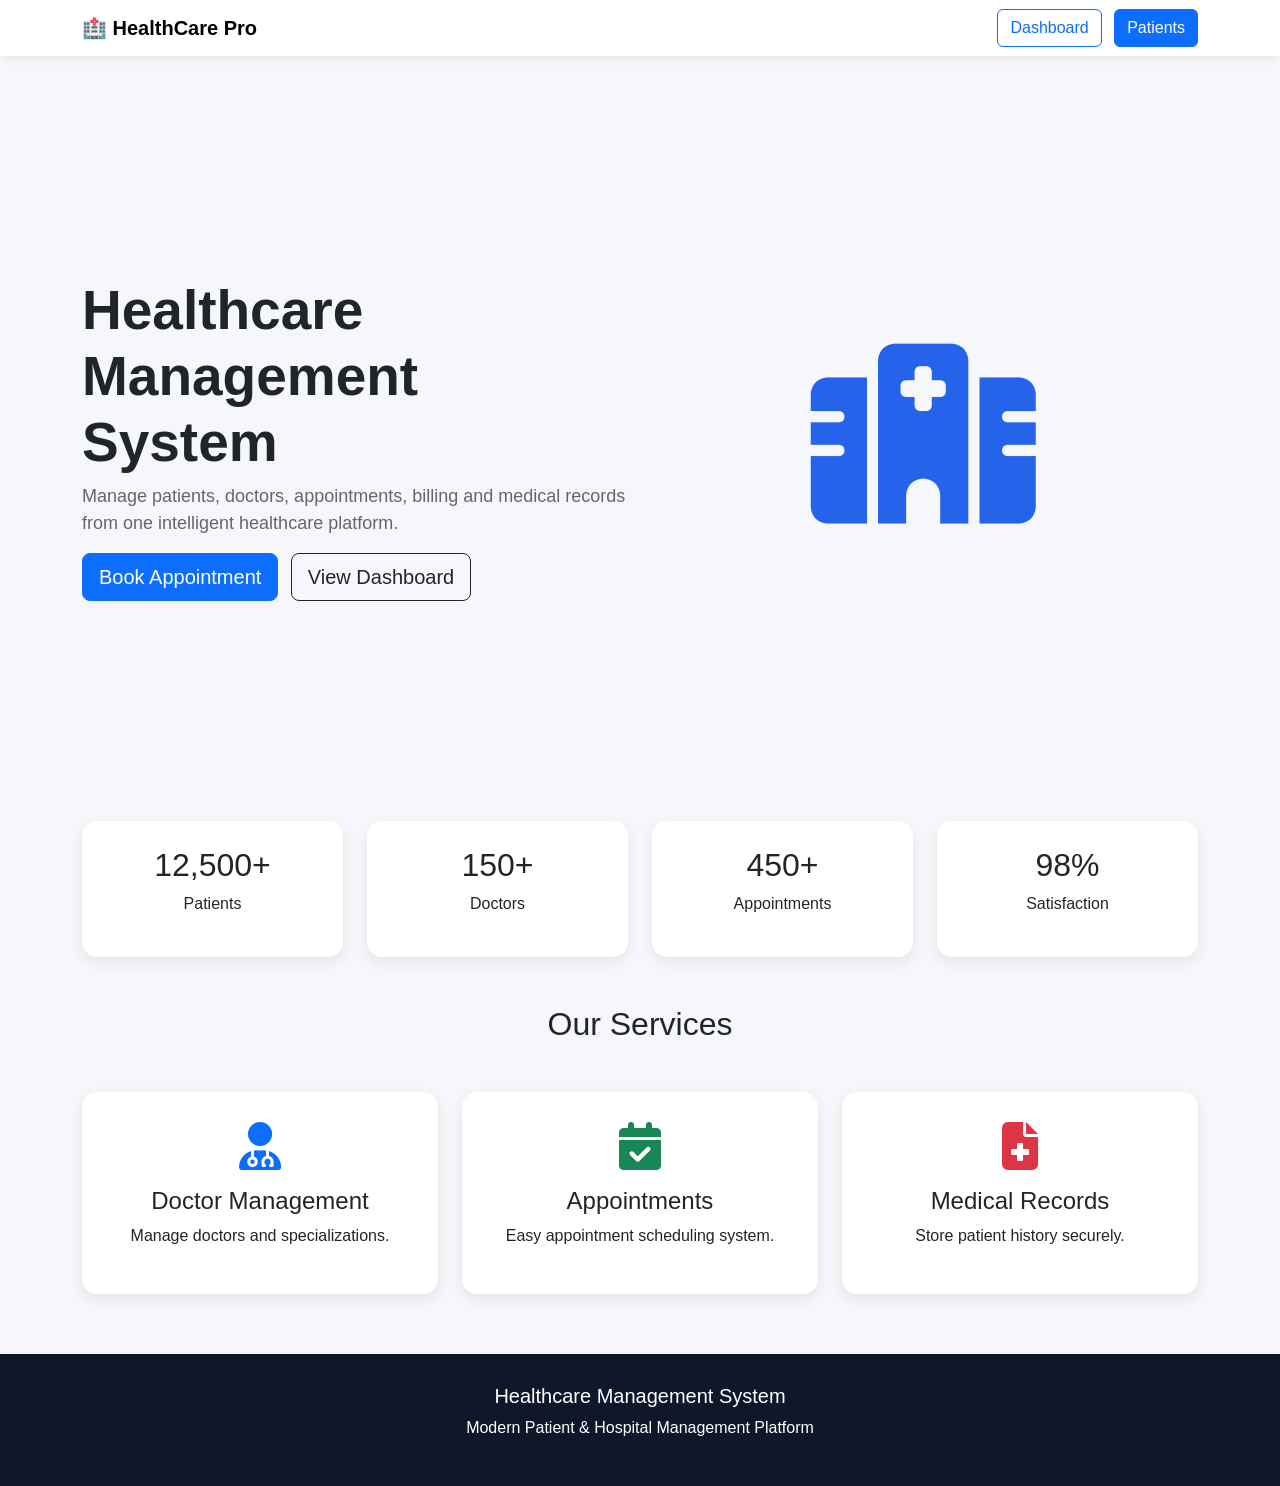
<file: index.html>
<!DOCTYPE html>
<html lang="en">

<head>
    <meta charset="UTF-8">
    <meta name="viewport" content="width=device-width, initial-scale=1.0">
    <title>Healthcare Management System</title>

    <link href="https://cdn.jsdelivr.net/npm/bootstrap@5.3.3/dist/css/bootstrap.min.css" rel="stylesheet">

    <link rel="stylesheet"
        href="https://cdnjs.cloudflare.com/ajax/libs/font-awesome/6.5.1/css/all.min.css">

    <style>
        body {
            background: #f5f7fb;
            font-family: Arial, sans-serif;
        }

        .navbar {
            background: white;
            box-shadow: 0 2px 10px rgba(0,0,0,.08);
        }

        .hero {
            min-height: 85vh;
            display: flex;
            align-items: center;
        }

        .hero h1 {
            font-size: 55px;
            font-weight: bold;
        }

        .hero p {
            color: #666;
            font-size: 18px;
        }

        .hero-img {
            font-size: 180px;
            color: #2563eb;
            text-align: center;
        }

        .stats-card {
            background: white;
            padding: 25px;
            border-radius: 15px;
            text-align: center;
            box-shadow: 0 5px 15px rgba(0,0,0,.08);
        }

        .service-card {
            background: white;
            padding: 30px;
            border-radius: 15px;
            text-align: center;
            box-shadow: 0 5px 15px rgba(0,0,0,.08);
            transition: 0.3s;
        }

        .service-card:hover {
            transform: translateY(-5px);
        }

        footer {
            background: #0f172a;
            color: white;
            padding: 30px;
            margin-top: 60px;
            text-align: center;
        }
    </style>
</head>

<body>

    <!-- Navbar -->
    <nav class="navbar navbar-expand-lg navbar-light">
        <div class="container">

            <a class="navbar-brand fw-bold" href="#">
                🏥 HealthCare Pro
            </a>

            <div>
                <a href="/" class="btn btn-outline-primary me-2">Dashboard</a>
                <a href="/patients" class="btn btn-primary">Patients</a>
            </div>

        </div>
    </nav>

    <!-- Hero Section -->
    <section class="hero container">

        <div class="row align-items-center">

            <div class="col-md-6">

                <h1>Healthcare Management System</h1>

                <p>
                    Manage patients, doctors, appointments,
                    billing and medical records from one
                    intelligent healthcare platform.
                </p>

                <a href="/appointments" class="btn btn-primary btn-lg">
                    Book Appointment
                </a>

                <a href="/dashboard" class="btn btn-outline-dark btn-lg ms-2">
                    View Dashboard
                </a>

            </div>

            <div class="col-md-6 hero-img">
                <i class="fa-solid fa-hospital"></i>
            </div>

        </div>

    </section>

    <!-- Statistics -->
    <section class="container mb-5">

        <div class="row g-4">

            <div class="col-md-3">
                <div class="stats-card">
                    <h2>12,500+</h2>
                    <p>Patients</p>
                </div>
            </div>

            <div class="col-md-3">
                <div class="stats-card">
                    <h2>150+</h2>
                    <p>Doctors</p>
                </div>
            </div>

            <div class="col-md-3">
                <div class="stats-card">
                    <h2>450+</h2>
                    <p>Appointments</p>
                </div>
            </div>

            <div class="col-md-3">
                <div class="stats-card">
                    <h2>98%</h2>
                    <p>Satisfaction</p>
                </div>
            </div>

        </div>

    </section>

    <!-- Services -->
    <section class="container">

        <h2 class="text-center mb-5">Our Services</h2>

        <div class="row g-4">

            <div class="col-md-4">
                <div class="service-card">
                    <i class="fa-solid fa-user-doctor fa-3x text-primary"></i>
                    <h4 class="mt-3">Doctor Management</h4>
                    <p>Manage doctors and specializations.</p>
                </div>
            </div>

            <div class="col-md-4">
                <div class="service-card">
                    <i class="fa-solid fa-calendar-check fa-3x text-success"></i>
                    <h4 class="mt-3">Appointments</h4>
                    <p>Easy appointment scheduling system.</p>
                </div>
            </div>

            <div class="col-md-4">
                <div class="service-card">
                    <i class="fa-solid fa-file-medical fa-3x text-danger"></i>
                    <h4 class="mt-3">Medical Records</h4>
                    <p>Store patient history securely.</p>
                </div>
            </div>

        </div>

    </section>

    <!-- Footer -->
    <footer>
        <h5>Healthcare Management System</h5>
        <p>Modern Patient & Hospital Management Platform</p>
    </footer>

</body>
</html>
</file>
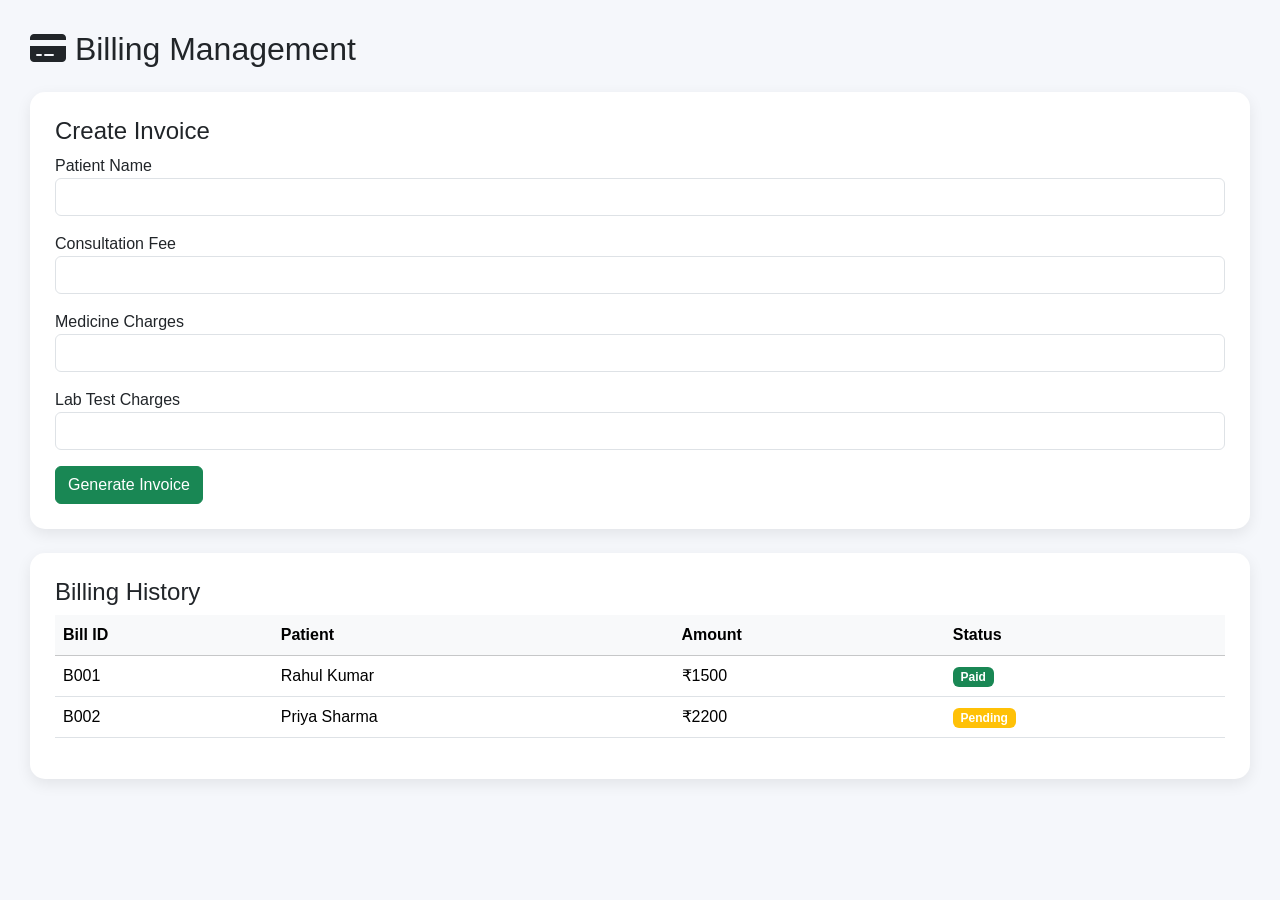
<file: billing.html>
<!DOCTYPE html>
<html lang="en">
<head>
<meta charset="UTF-8">
<meta name="viewport" content="width=device-width, initial-scale=1.0">

<title>Billing</title>

<link href="https://cdn.jsdelivr.net/npm/bootstrap@5.3.3/dist/css/bootstrap.min.css" rel="stylesheet">

<link rel="stylesheet"
href="https://cdnjs.cloudflare.com/ajax/libs/font-awesome/6.5.1/css/all.min.css">

<style>

body{
    background:#f5f7fb;
    padding:30px;
    font-family:Arial,sans-serif;
}

.invoice-card{
    background:white;
    border-radius:15px;
    padding:25px;
    box-shadow:0 5px 15px rgba(0,0,0,.08);
}

</style>

</head>

<body>

<h2 class="mb-4">
<i class="fa-solid fa-credit-card"></i>
Billing Management
</h2>

<div class="invoice-card">

<h4>Create Invoice</h4>

<form>

<div class="mb-3">
<label>Patient Name</label>
<input type="text" class="form-control">
</div>

<div class="mb-3">
<label>Consultation Fee</label>
<input type="number" class="form-control">
</div>

<div class="mb-3">
<label>Medicine Charges</label>
<input type="number" class="form-control">
</div>

<div class="mb-3">
<label>Lab Test Charges</label>
<input type="number" class="form-control">
</div>

<button class="btn btn-success">
Generate Invoice
</button>

</form>

</div>

<br>

<div class="invoice-card">

<h4>Billing History</h4>

<table class="table table-hover">

<thead class="table-light">
<tr>
<th>Bill ID</th>
<th>Patient</th>
<th>Amount</th>
<th>Status</th>
</tr>
</thead>

<tbody>

<tr>
<td>B001</td>
<td>Rahul Kumar</td>
<td>₹1500</td>
<td>
<span class="badge bg-success">
Paid
</span>
</td>
</tr>

<tr>
<td>B002</td>
<td>Priya Sharma</td>
<td>₹2200</td>
<td>
<span class="badge bg-warning">
Pending
</span>
</td>
</tr>

</tbody>

</table>

</div>

</body>
</html>
</file>
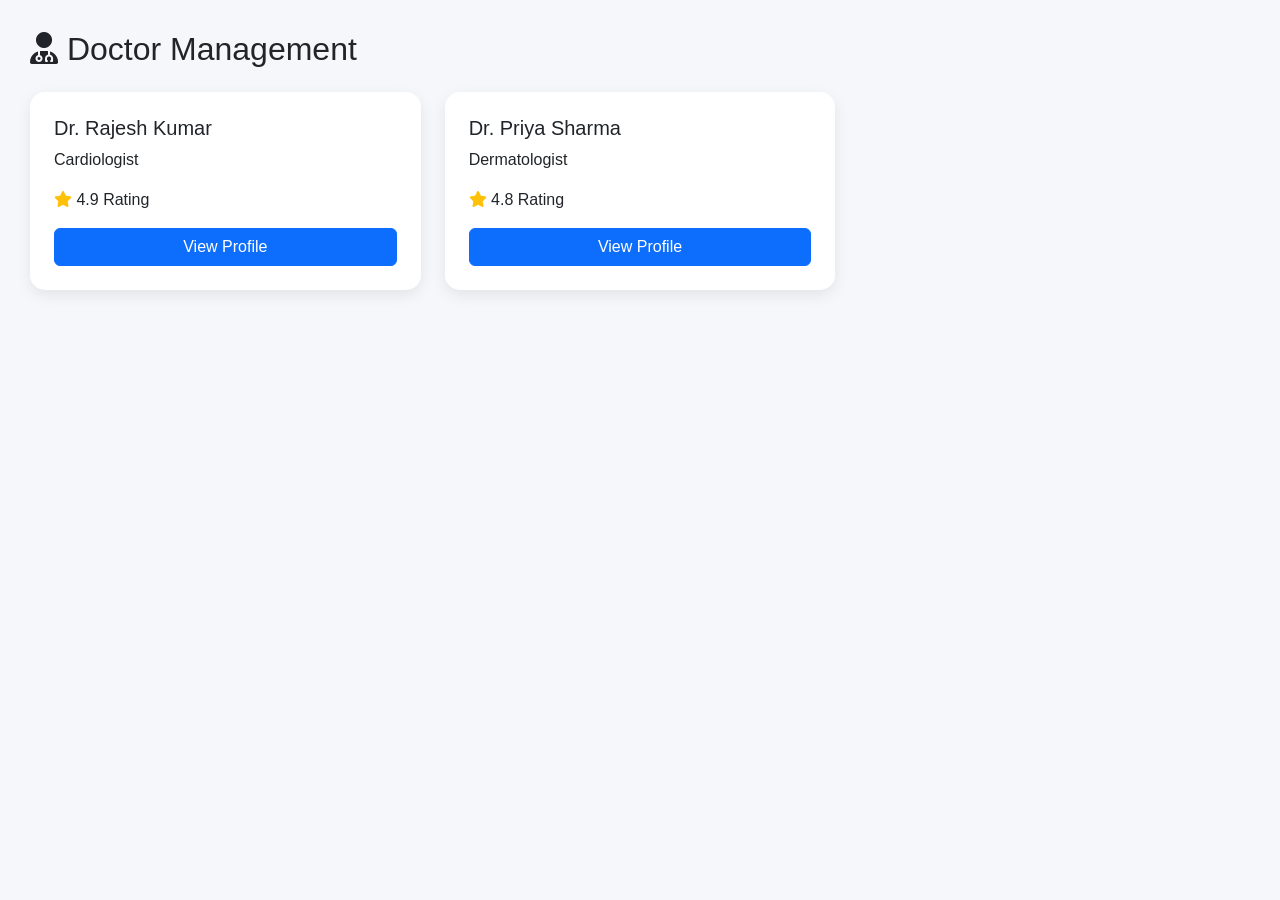
<file: doctors.html>
<!DOCTYPE html>
<html lang="en">
<head>
<meta charset="UTF-8">
<meta name="viewport" content="width=device-width, initial-scale=1.0">
<title>Doctors</title>

<link href="https://cdn.jsdelivr.net/npm/bootstrap@5.3.3/dist/css/bootstrap.min.css" rel="stylesheet">
<link rel="stylesheet"
href="https://cdnjs.cloudflare.com/ajax/libs/font-awesome/6.5.1/css/all.min.css">

<style>
body{
    background:#f5f7fb;
    padding:30px;
    font-family:Arial,sans-serif;
}

.card{
    border:none;
    border-radius:15px;
    box-shadow:0 5px 15px rgba(0,0,0,.08);
}
</style>

</head>
<body>

<h2 class="mb-4">
<i class="fa-solid fa-user-doctor"></i>
Doctor Management
</h2>

<div class="row">

<div class="col-md-4">
<div class="card p-4">

<h5>Dr. Rajesh Kumar</h5>
<p>Cardiologist</p>

<p>
<i class="fa-solid fa-star text-warning"></i>
4.9 Rating
</p>

<button class="btn btn-primary">
View Profile
</button>

</div>
</div>

<div class="col-md-4">
<div class="card p-4">

<h5>Dr. Priya Sharma</h5>
<p>Dermatologist</p>

<p>
<i class="fa-solid fa-star text-warning"></i>
4.8 Rating
</p>

<button class="btn btn-primary">
View Profile
</button>

</div>
</div>

</div>

</body>
</html>
</file>
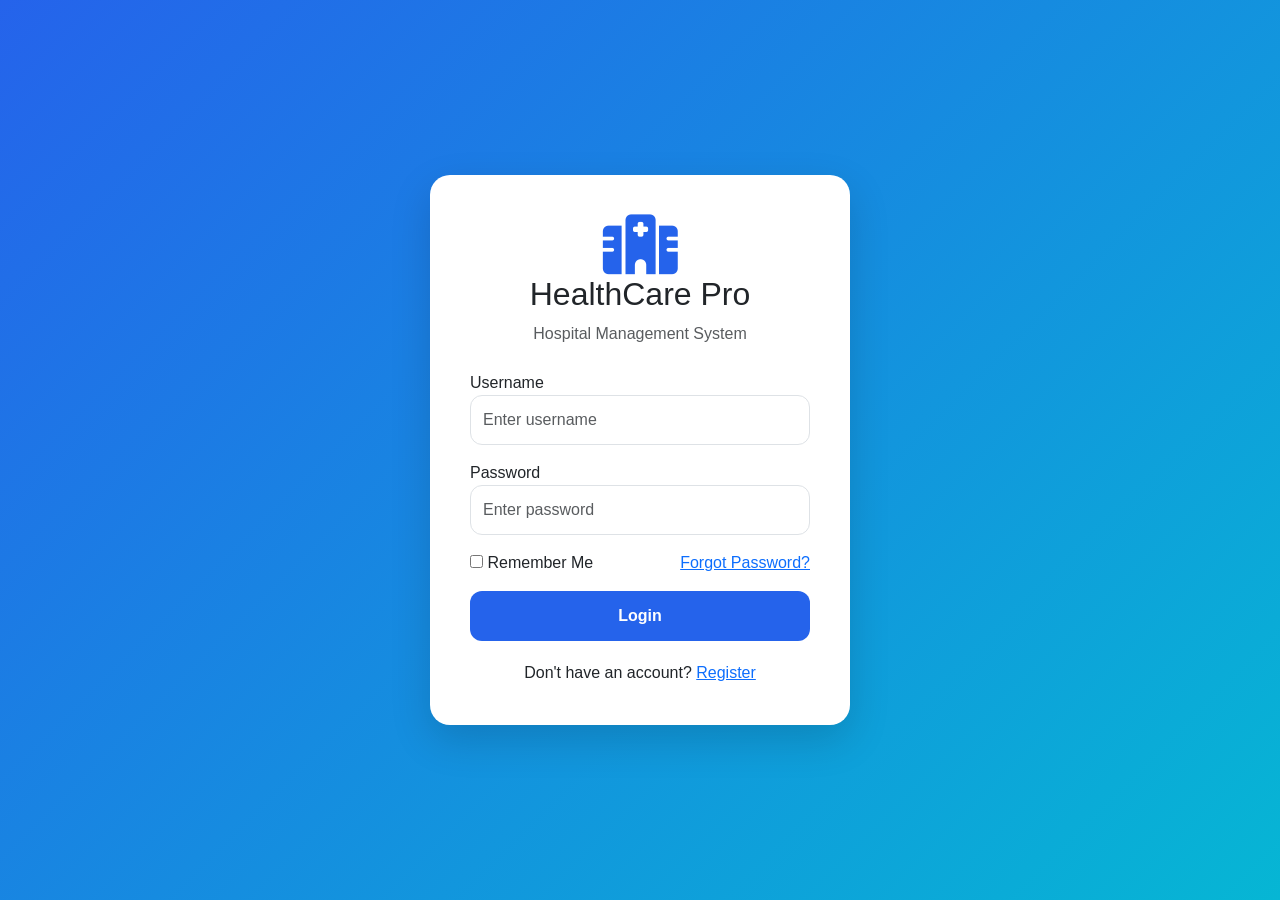
<file: login.html>
<!DOCTYPE html>
<html lang="en">

<head>
    <meta charset="UTF-8">
    <meta name="viewport" content="width=device-width, initial-scale=1.0">
    <title>Login - Healthcare Management System</title>

    <link href="https://cdn.jsdelivr.net/npm/bootstrap@5.3.3/dist/css/bootstrap.min.css" rel="stylesheet">
    <link rel="stylesheet" href="https://cdnjs.cloudflare.com/ajax/libs/font-awesome/6.5.1/css/all.min.css">

    <style>
        body {
            min-height: 100vh;
            background: linear-gradient(135deg, #2563eb, #06b6d4);
            display: flex;
            justify-content: center;
            align-items: center;
            font-family: 'Segoe UI', sans-serif;
        }

        .login-card {
            width: 420px;
            background: white;
            border-radius: 20px;
            padding: 40px;
            box-shadow: 0 15px 40px rgba(0,0,0,0.15);
        }

        .logo {
            text-align: center;
            margin-bottom: 25px;
        }

        .logo i {
            font-size: 60px;
            color: #2563eb;
        }

        .form-control {
            height: 50px;
            border-radius: 12px;
        }

        .btn-login {
            width: 100%;
            height: 50px;
            border: none;
            border-radius: 12px;
            background: #2563eb;
            color: white;
            font-size: 16px;
            font-weight: 600;
        }

        .btn-login:hover {
            background: #1d4ed8;
        }

        .extra-links {
            text-align: center;
            margin-top: 20px;
        }
    </style>
</head>

<body>

<div class="login-card">

    <div class="logo">
        <i class="fa-solid fa-hospital"></i>
        <h2>HealthCare Pro</h2>
        <p class="text-muted">Hospital Management System</p>
    </div>

    <!-- ✅ FIXED FORM -->
    <form method="POST" action="/login">

        <div class="mb-3">
            <label>Username</label>
            <input type="text"
                   name="username"
                   class="form-control"
                   placeholder="Enter username"
                   required>
        </div>

        <div class="mb-3">
            <label>Password</label>
            <input type="password"
                   name="password"
                   class="form-control"
                   placeholder="Enter password"
                   required>
        </div>

        <div class="d-flex justify-content-between mb-3">
            <div>
                <input type="checkbox"> Remember Me
            </div>
            <a href="#">Forgot Password?</a>
        </div>

        <button type="submit" class="btn-login">
            Login
        </button>

    </form>

    <div class="extra-links">
        Don't have an account?
        <a href="/register">Register</a>
    </div>

</div>

</body>
</html>
</file>
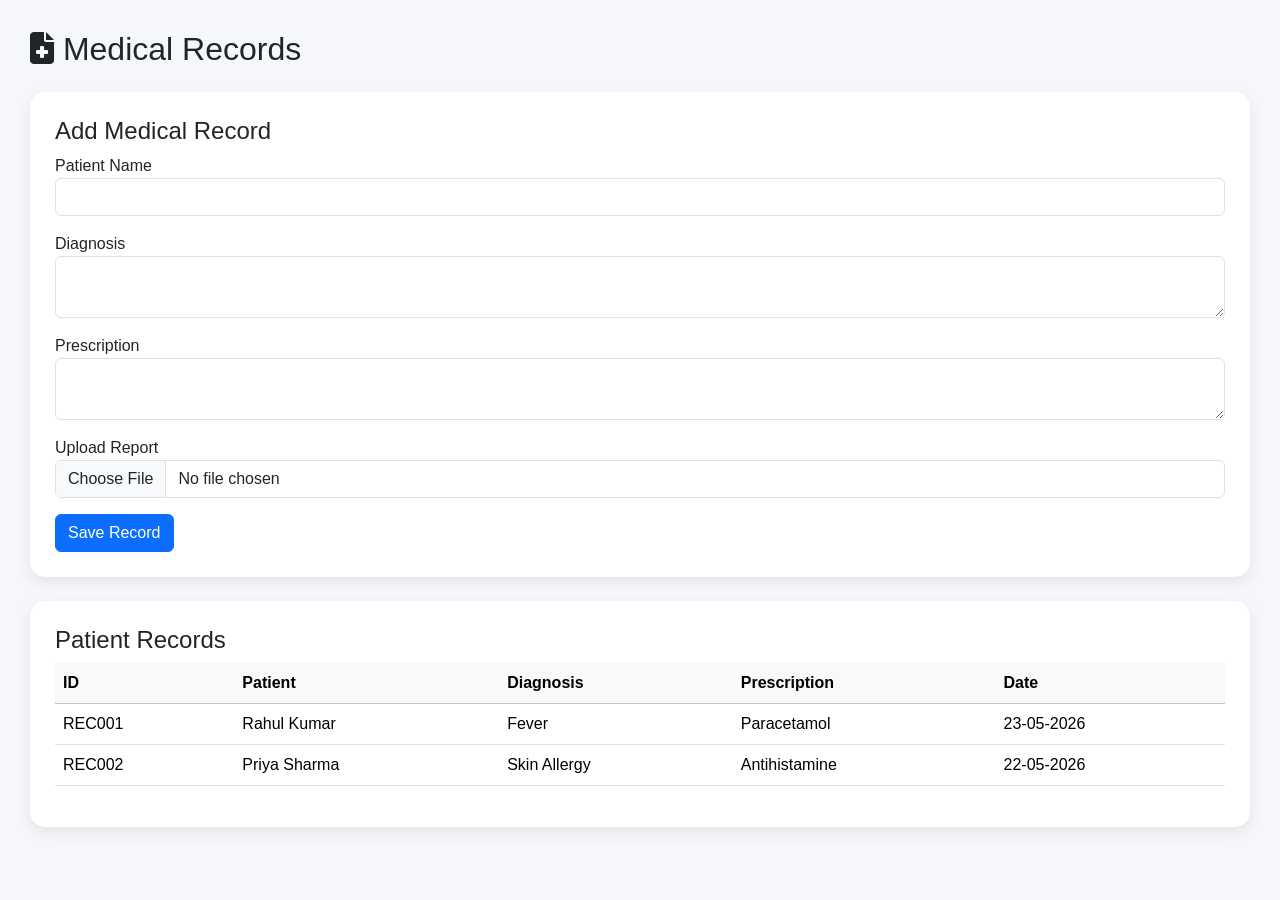
<file: records.html>
<!DOCTYPE html>
<html lang="en">
<head>
<meta charset="UTF-8">
<meta name="viewport" content="width=device-width, initial-scale=1.0">

<title>Medical Records</title>

<link href="https://cdn.jsdelivr.net/npm/bootstrap@5.3.3/dist/css/bootstrap.min.css" rel="stylesheet">

<link rel="stylesheet"
href="https://cdnjs.cloudflare.com/ajax/libs/font-awesome/6.5.1/css/all.min.css">

<style>

body{
    background:#f5f7fb;
    padding:30px;
    font-family:Arial,sans-serif;
}

.card-box{
    background:white;
    padding:25px;
    border-radius:15px;
    box-shadow:0 5px 15px rgba(0,0,0,.08);
}

</style>

</head>

<body>

<h2 class="mb-4">
<i class="fa-solid fa-file-medical"></i>
Medical Records
</h2>

<div class="card-box">

<h4>Add Medical Record</h4>

<form>

<div class="mb-3">
<label>Patient Name</label>
<input type="text" class="form-control">
</div>

<div class="mb-3">
<label>Diagnosis</label>
<textarea class="form-control"></textarea>
</div>

<div class="mb-3">
<label>Prescription</label>
<textarea class="form-control"></textarea>
</div>

<div class="mb-3">
<label>Upload Report</label>
<input type="file" class="form-control">
</div>

<button class="btn btn-primary">
Save Record
</button>

</form>

</div>

<br>

<div class="card-box">

<h4>Patient Records</h4>

<table class="table table-hover">

<thead class="table-light">
<tr>
<th>ID</th>
<th>Patient</th>
<th>Diagnosis</th>
<th>Prescription</th>
<th>Date</th>
</tr>
</thead>

<tbody>

<tr>
<td>REC001</td>
<td>Rahul Kumar</td>
<td>Fever</td>
<td>Paracetamol</td>
<td>23-05-2026</td>
</tr>

<tr>
<td>REC002</td>
<td>Priya Sharma</td>
<td>Skin Allergy</td>
<td>Antihistamine</td>
<td>22-05-2026</td>
</tr>

</tbody>

</table>

</div>

</body>
</html>
</file>
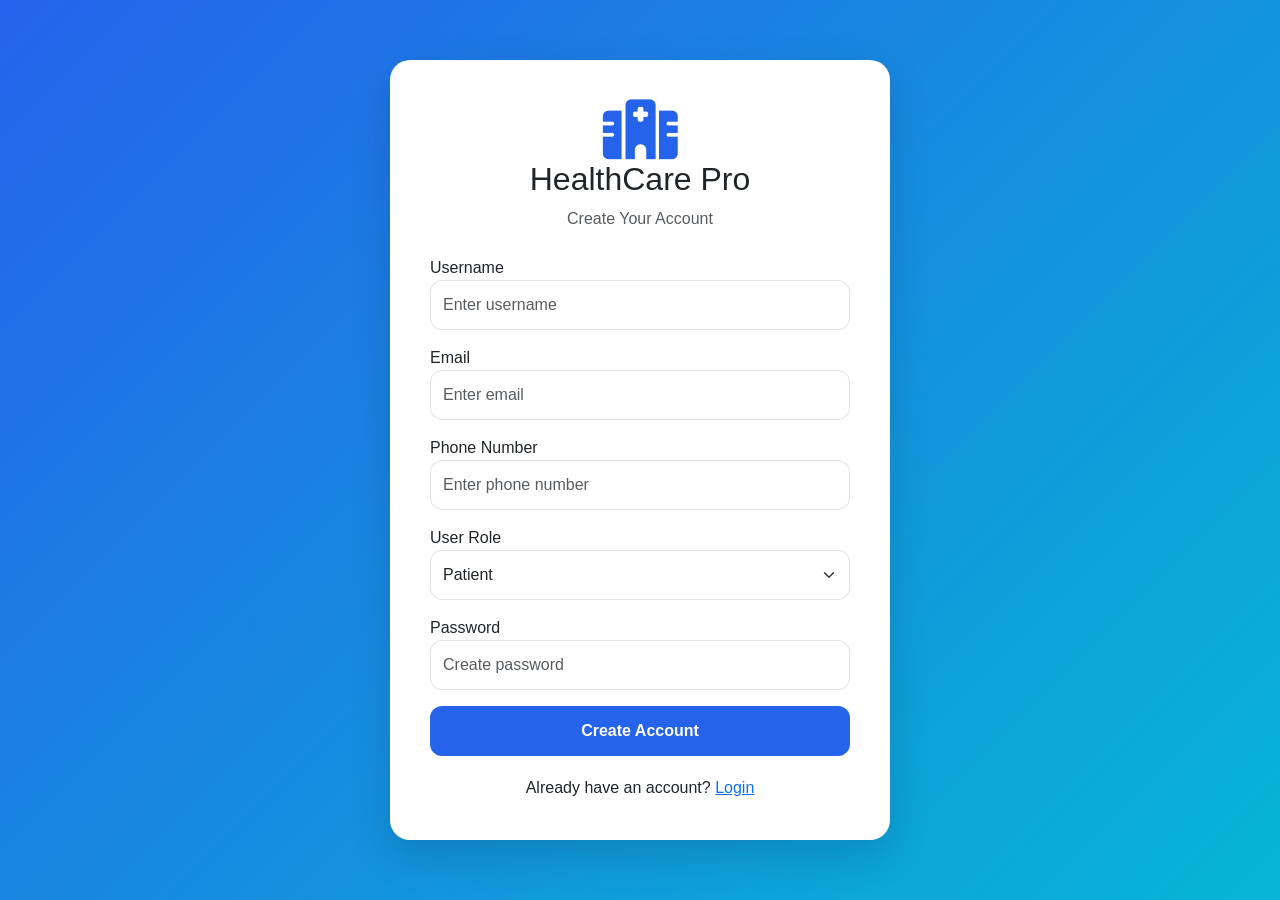
<file: register.html>
<!DOCTYPE html>
<html lang="en">

<head>
    <meta charset="UTF-8">
    <meta name="viewport" content="width=device-width, initial-scale=1.0">
    <title>Register - Healthcare Management System</title>

    <link href="https://cdn.jsdelivr.net/npm/bootstrap@5.3.3/dist/css/bootstrap.min.css" rel="stylesheet">
    <link rel="stylesheet" href="https://cdnjs.cloudflare.com/ajax/libs/font-awesome/6.5.1/css/all.min.css">

    <style>
        body {
            min-height: 100vh;
            display: flex;
            justify-content: center;
            align-items: center;
            background: linear-gradient(135deg, #2563eb, #06b6d4);
            font-family: 'Segoe UI', sans-serif;
            padding: 20px;
        }

        .register-card {
            width: 500px;
            background: white;
            border-radius: 20px;
            padding: 40px;
            box-shadow: 0 15px 40px rgba(0,0,0,.15);
        }

        .logo {
            text-align: center;
            margin-bottom: 25px;
        }

        .logo i {
            font-size: 60px;
            color: #2563eb;
        }

        .form-control,
        .form-select {
            height: 50px;
            border-radius: 12px;
        }

        .btn-register {
            width: 100%;
            height: 50px;
            border: none;
            border-radius: 12px;
            background: #2563eb;
            color: white;
            font-size: 16px;
            font-weight: 600;
        }

        .btn-register:hover {
            background: #1d4ed8;
        }

        .login-link {
            text-align: center;
            margin-top: 20px;
        }
    </style>
</head>

<body>

<div class="register-card">

    <div class="logo">
        <i class="fa-solid fa-hospital"></i>
        <h2>HealthCare Pro</h2>
        <p class="text-muted">Create Your Account</p>
    </div>

    <!-- ✅ FIXED FORM -->
    <form method="POST" action="/register">

        <div class="mb-3">
            <label>Username</label>
            <input type="text"
                   name="username"
                   class="form-control"
                   placeholder="Enter username"
                   required>
        </div>

        <div class="mb-3">
            <label>Email</label>
            <input type="email"
                   name="email"
                   class="form-control"
                   placeholder="Enter email"
                   required>
        </div>

        <div class="mb-3">
            <label>Phone Number</label>
            <input type="tel"
                   name="phone"
                   class="form-control"
                   placeholder="Enter phone number">
        </div>

        <div class="mb-3">
            <label>User Role</label>

            <select class="form-select" name="role" required>
                <option value="patient">Patient</option>
                <option value="doctor">Doctor</option>
                <option value="admin">Admin</option>
            </select>
        </div>

        <div class="mb-3">
            <label>Password</label>
            <input type="password"
                   name="password"
                   class="form-control"
                   placeholder="Create password"
                   required>
        </div>

        <button type="submit" class="btn-register">
            Create Account
        </button>

    </form>

    <div class="login-link">
        Already have an account?
        <a href="/login">Login</a>
    </div>

</div>

</body>
</html>
</file>
